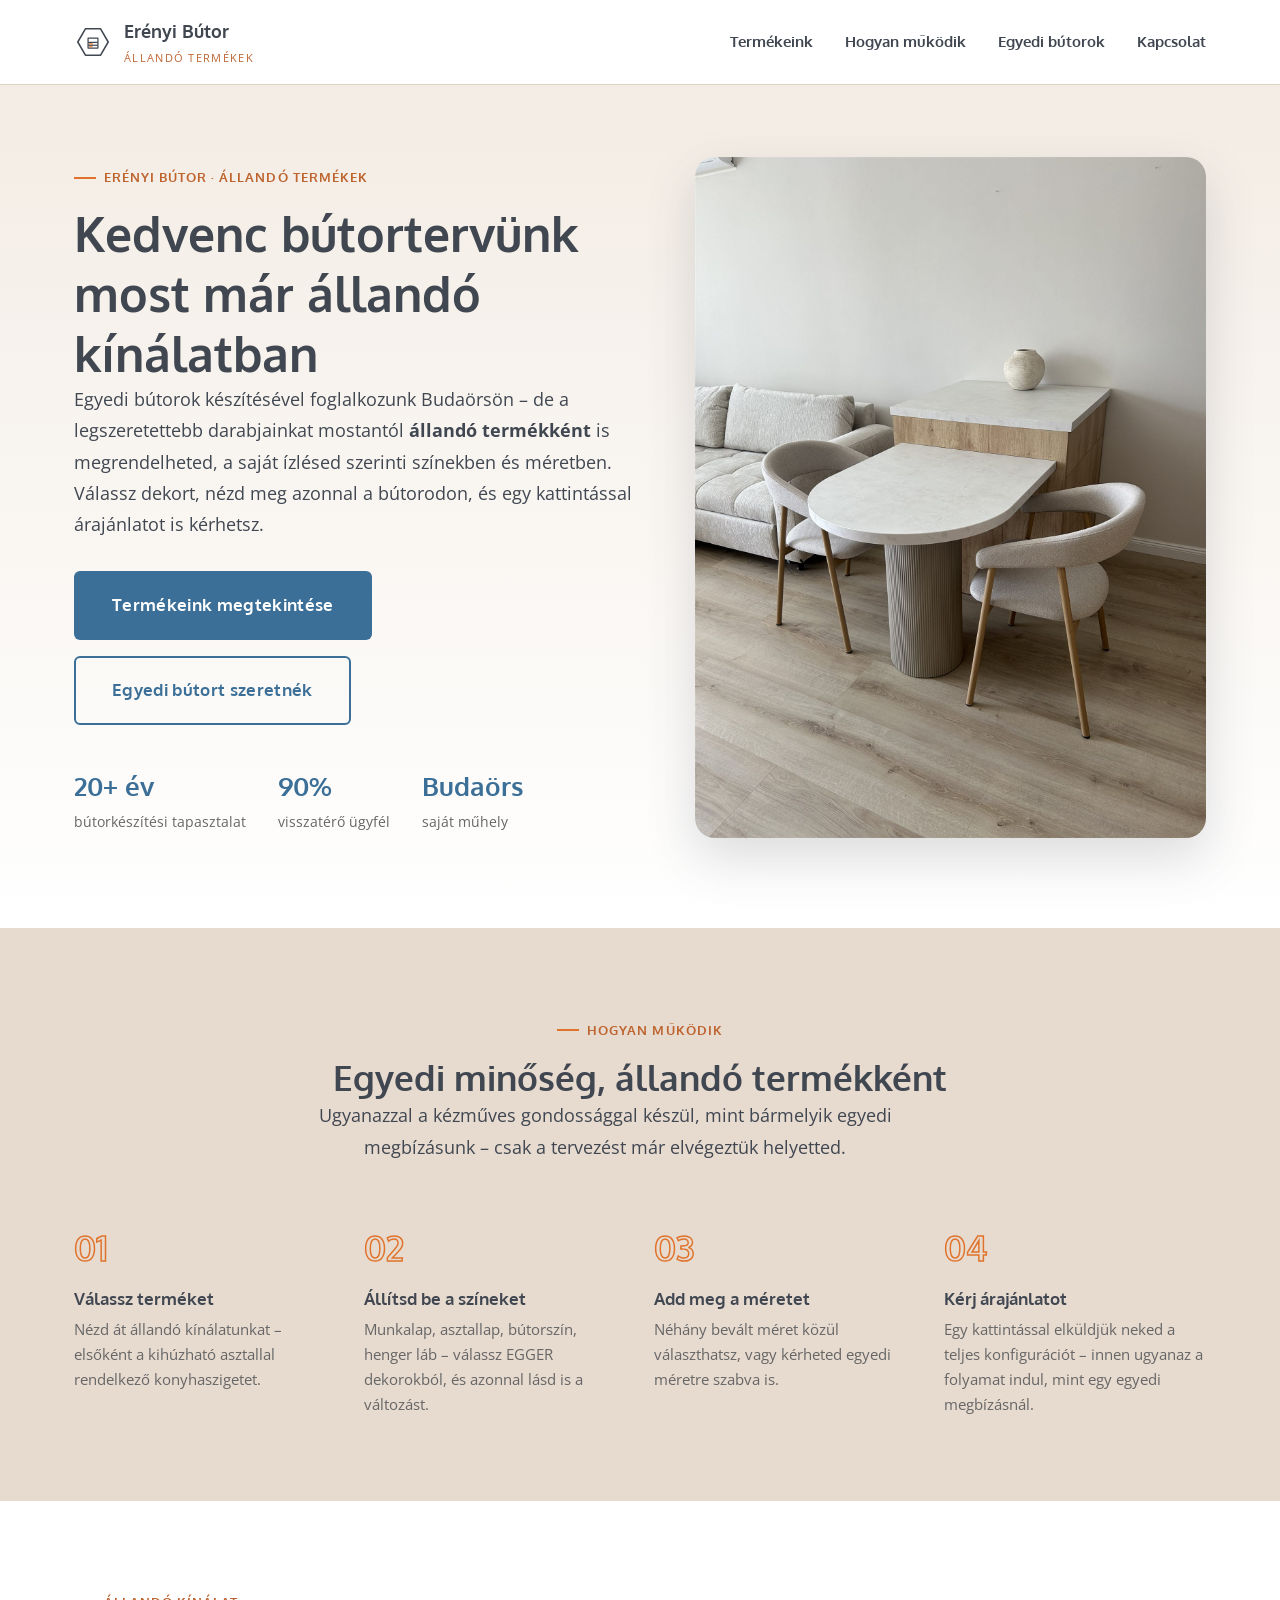
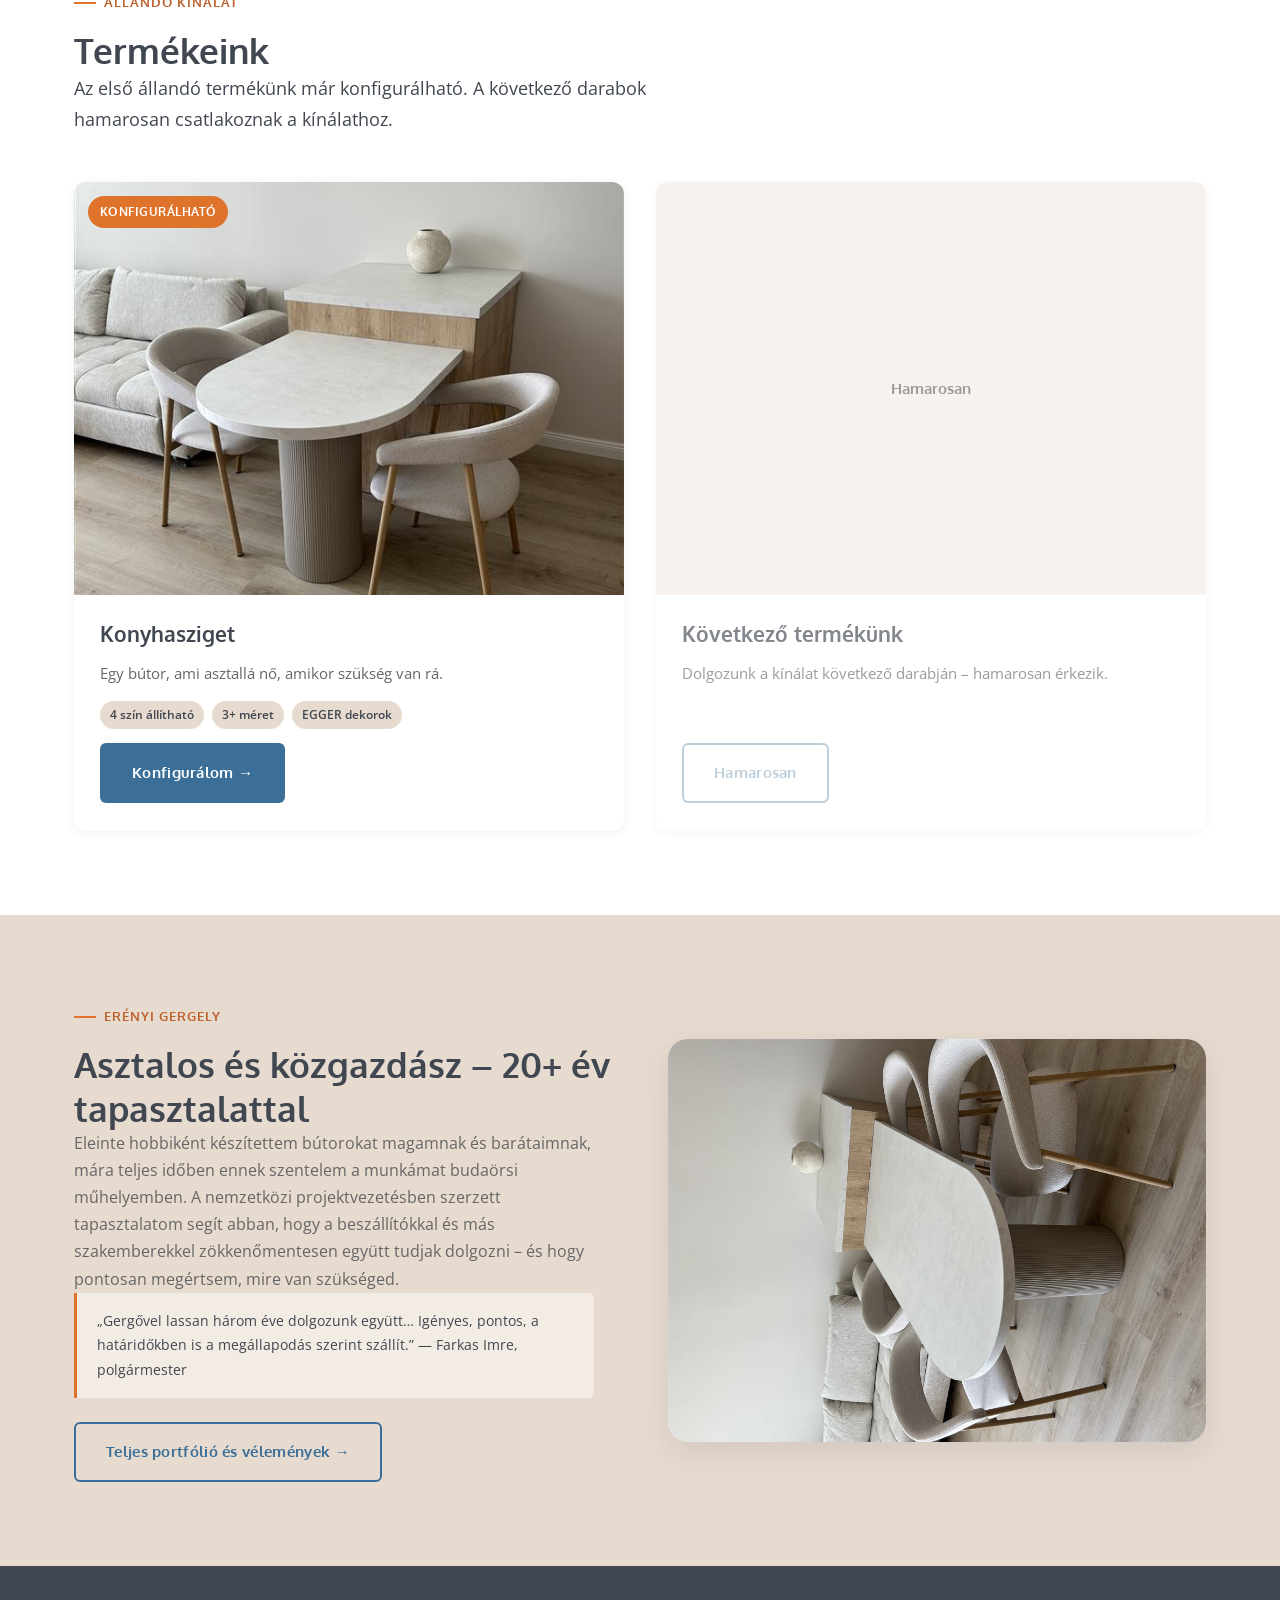
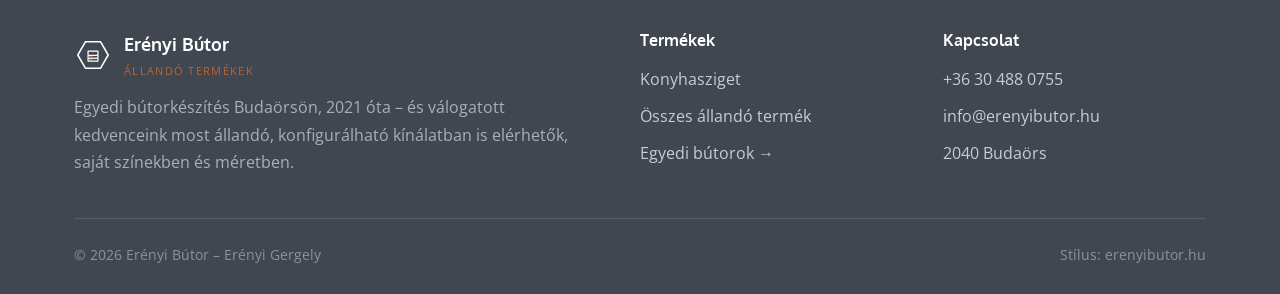
<file: index.html>
<!DOCTYPE html>
<html lang="hu">
<head>
<meta charset="UTF-8">
<meta name="viewport" content="width=device-width, initial-scale=1.0">
<title>Állandó termékek – Erényi Bútor</title>
<meta name="description" content="Erényi Bútor – egyedi bútorkészítés mellett válogatott, állandó termékeink saját színben és méretben rendelhetők. Első termékünk: konyhasziget kihúzható asztallal.">
<link rel="icon" href="data:,">
<link rel="stylesheet" href="assets/css/style.css">
</head>
<body data-base="./">

<div id="site-header"></div>

<main>

  <!-- HERO -->
  <section class="hero">
    <div class="container hero__grid">
      <div>
        <p class="eyebrow">Erényi Bútor · Állandó termékek</p>
        <h1>Kedvenc bútortervünk most már állandó kínálatban</h1>
        <p class="lead">
          Egyedi bútorok készítésével foglalkozunk Budaörsön – de a legszeretettebb darabjainkat
          mostantól <strong>állandó termékként</strong> is megrendelheted, a saját ízlésed szerinti
          színekben és méretben. Válassz dekort, nézd meg azonnal a bútorodon, és egy kattintással
          árajánlatot is kérhetsz.
        </p>
        <div class="hero__actions">
          <a href="#termekek" class="btn btn-primary btn-lg">Termékeink megtekintése</a>
          <a href="https://www.erenyibutor.hu" target="_blank" rel="noopener" class="btn btn-outline btn-lg">Egyedi bútort szeretnék</a>
        </div>
        <div class="stat-row">
          <div><strong>20+ év</strong><span>bútorkészítési tapasztalat</span></div>
          <div><strong>90%</strong><span>visszatérő ügyfél</span></div>
          <div><strong>Budaörs</strong><span>saját műhely</span></div>
        </div>
      </div>
      <div class="hero__art">
        <img src="assets/img/konyhasziget/konyhasziget-2.jpg" alt="Konyhasziget kihúzható asztallal, elkészült munkánk" loading="eager">
      </div>
    </div>
  </section>

  <!-- HOGYAN MŰKÖDIK -->
  <section class="bg-cream" id="hogyan-mukodik">
    <div class="container">
      <div class="section-head center">
        <p class="eyebrow" style="justify-content:center;">Hogyan működik</p>
        <h2>Egyedi minőség, állandó termékként</h2>
        <p class="lead">Ugyanazzal a kézműves gondossággal készül, mint bármelyik egyedi megbízásunk –
        csak a tervezést már elvégeztük helyetted.</p>
      </div>
      <div class="steps">
        <div class="step">
          <span class="step__num">01</span>
          <h3>Válassz terméket</h3>
          <p>Nézd át állandó kínálatunkat – elsőként a kihúzható asztallal rendelkező konyhaszigetet.</p>
        </div>
        <div class="step">
          <span class="step__num">02</span>
          <h3>Állítsd be a színeket</h3>
          <p>Munkalap, asztallap, bútorszín, henger láb – válassz EGGER dekorokból, és azonnal lásd is a változást.</p>
        </div>
        <div class="step">
          <span class="step__num">03</span>
          <h3>Add meg a méretet</h3>
          <p>Néhány bevált méret közül választhatsz, vagy kérheted egyedi méretre szabva is.</p>
        </div>
        <div class="step">
          <span class="step__num">04</span>
          <h3>Kérj árajánlatot</h3>
          <p>Egy kattintással elküldjük neked a teljes konfigurációt – innen ugyanaz a folyamat indul, mint egy egyedi megbízásnál.</p>
        </div>
      </div>
    </div>
  </section>

  <!-- TERMÉKEK -->
  <section id="termekek">
    <div class="container">
      <div class="section-head">
        <p class="eyebrow">Állandó kínálat</p>
        <h2>Termékeink</h2>
        <p class="lead">Az első állandó termékünk már konfigurálható. A következő darabok hamarosan csatlakoznak a kínálathoz.</p>
      </div>
      <div class="product-grid" id="product-grid"></div>
    </div>
  </section>

  <!-- HITELESSÉG / ÁTHIDALÓ SZEKCIÓ -->
  <section class="bg-cream">
    <div class="container two-col">
      <div>
        <p class="eyebrow">Erényi Gergely</p>
        <h2>Asztalos és közgazdász – 20+ év tapasztalattal</h2>
        <p>
          Eleinte hobbiként készítettem bútorokat magamnak és barátaimnak, mára teljes időben ennek
          szentelem a munkámat budaörsi műhelyemben. A nemzetközi projektvezetésben szerzett
          tapasztalatom segít abban, hogy a beszállítókkal és más szakemberekkel zökkenőmentesen
          együtt tudjak dolgozni – és hogy pontosan megértsem, mire van szükséged.
        </p>
        <p class="callout">
          „Gergővel lassan három éve dolgozunk együtt… Igényes, pontos, a határidőkben is a
          megállapodás szerint szállít.” — Farkas Imre, polgármester
        </p>
        <a href="https://www.erenyibutor.hu" target="_blank" rel="noopener" class="btn btn-outline" style="margin-top:24px;">
          Teljes portfólió és vélemények →
        </a>
      </div>
      <div>
        <img src="assets/img/konyhasziget/konyhasziget-1.jpg" alt="Konyhasziget kihúzható asztallal, másik nézetből" style="border-radius:var(--radius-lg); box-shadow:var(--shadow-md);">
      </div>
    </div>
  </section>

</main>

<div id="site-footer"></div>

<script src="assets/js/data/egger-decors.js"></script>
<script src="assets/js/data/products.js"></script>
<script src="assets/js/layout.js"></script>
<script src="assets/js/main.js"></script>
</body>
</html>
</file>
<file: assets/css/style.css>
/* =========================================================
   Erényi Bútor – Termékek (állandó, konfigurálható bútorok)
   Közös design system – stílusban illeszkedik az erenyibutor.hu
   fő oldalhoz (meleg, természetes, minimalista hangulat).
   ========================================================= */

@import url('https://fonts.googleapis.com/css2?family=Open+Sans:wght@400;500;600;700&family=Oxygen:wght@300;400;700&display=swap');

:root {
  /* --- Márkaszínek (az erenyibutor.hu oldalról) --- */
  --color-ink:        #404751;   /* fő szövegszín, sötét palaszürke */
  --color-ink-soft:   #666666;   /* másodlagos szövegszín */
  --color-cream:      #e7dacf;   /* meleg krém háttér */
  --color-cream-light:#f3ece4;
  --color-white:      #ffffff;
  --color-primary:    #3b6f97;   /* logó / fő gomb kék */
  --color-primary-dark:#2f5a7a;
  --color-accent:     #e0732b;   /* terrakotta – kiemelések, jelvények */
  --color-accent-dark:#be642f;
  --color-border:     #ddd2c4;

  --font-heading: 'Oxygen', 'Open Sans', Arial, sans-serif;
  --font-body: 'Open Sans', Arial, sans-serif;

  --container-w: 1180px;
  --radius-sm: 6px;
  --radius-md: 12px;
  --radius-lg: 20px;
  --shadow-sm: 0 2px 10px rgba(64,71,81,0.08);
  --shadow-md: 0 10px 30px rgba(64,71,81,0.12);
  --shadow-lg: 0 20px 50px rgba(64,71,81,0.18);

  --transition: 180ms ease;
}

/* ---------- Reset ---------- */
*, *::before, *::after { box-sizing: border-box; }
html { scroll-behavior: smooth; }
body, h1, h2, h3, h4, p, ul, ol, figure { margin: 0; padding: 0; }
ul, ol { list-style: none; }
img, video { max-width: 100%; display: block; }
a { color: inherit; text-decoration: none; }
button { font: inherit; cursor: pointer; }
input, select, textarea { font: inherit; }

body {
  font-family: var(--font-body);
  color: var(--color-ink-soft);
  background: var(--color-white);
  line-height: 1.7;
  font-size: 16px;
  -webkit-font-smoothing: antialiased;
}

h1, h2, h3, h4 {
  font-family: var(--font-heading);
  color: var(--color-ink);
  line-height: 1.25;
  font-weight: 700;
}

h1 { font-size: clamp(2rem, 4vw, 3rem); }
h2 { font-size: clamp(1.6rem, 3vw, 2.2rem); }
h3 { font-size: 1.3rem; }

p { max-width: 65ch; }

.lead {
  font-size: 1.15rem;
  color: var(--color-ink);
}

.container {
  width: 100%;
  max-width: var(--container-w);
  margin: 0 auto;
  padding: 0 24px;
}

section { padding: 84px 0; }
@media (max-width: 640px) {
  section { padding: 56px 0; }
}

.bg-cream { background: var(--color-cream); }
.bg-white { background: var(--color-white); }

.section-head {
  max-width: 720px;
  margin: 0 0 48px;
}
.section-head.center { margin-inline: auto; text-align: center; }

.eyebrow {
  display: inline-flex;
  align-items: center;
  gap: 8px;
  font-family: var(--font-heading);
  font-weight: 700;
  letter-spacing: .08em;
  text-transform: uppercase;
  font-size: .8rem;
  color: var(--color-accent-dark);
  margin-bottom: 14px;
}
.eyebrow::before {
  content: "";
  width: 22px;
  height: 2px;
  background: var(--color-accent);
  display: inline-block;
}

/* ---------- Gombok ---------- */
.btn {
  display: inline-flex;
  align-items: center;
  justify-content: center;
  gap: 10px;
  font-family: var(--font-heading);
  font-weight: 700;
  font-size: .95rem;
  letter-spacing: .02em;
  padding: 15px 30px;
  border-radius: var(--radius-sm);
  border: 2px solid transparent;
  transition: transform var(--transition), background var(--transition), color var(--transition), box-shadow var(--transition);
  white-space: nowrap;
}
.btn:active { transform: translateY(1px); }

.btn-primary {
  background: var(--color-primary);
  color: var(--color-white);
}
.btn-primary:hover { background: var(--color-primary-dark); box-shadow: var(--shadow-md); }

.btn-accent {
  background: var(--color-accent);
  color: var(--color-white);
}
.btn-accent:hover { background: var(--color-accent-dark); box-shadow: var(--shadow-md); }

.btn-outline {
  background: transparent;
  border-color: var(--color-primary);
  color: var(--color-primary);
}
.btn-outline:hover { background: var(--color-primary); color: var(--color-white); }

.btn-ghost {
  background: rgba(255,255,255,0.15);
  border-color: rgba(255,255,255,0.6);
  color: var(--color-white);
}
.btn-ghost:hover { background: rgba(255,255,255,0.3); }

.btn-block { width: 100%; }
.btn-lg { padding: 18px 36px; font-size: 1.05rem; }
.btn[disabled] { opacity: .5; cursor: not-allowed; }

/* ---------- Fejléc ---------- */
.site-header {
  position: sticky;
  top: 0;
  z-index: 50;
  background: rgba(255,255,255,0.92);
  backdrop-filter: saturate(180%) blur(10px);
  border-bottom: 1px solid var(--color-border);
}
.site-header__bar {
  display: flex;
  align-items: center;
  justify-content: space-between;
  height: 84px;
}
.brand {
  display: flex;
  align-items: center;
  gap: 12px;
  font-family: var(--font-heading);
  font-weight: 700;
  font-size: 1.1rem;
  color: var(--color-ink);
}
.brand__mark { width: 38px; height: 38px; flex-shrink: 0; }
.brand__name small {
  display: block;
  font-family: var(--font-body);
  font-weight: 400;
  font-size: .68rem;
  letter-spacing: .12em;
  text-transform: uppercase;
  color: var(--color-accent-dark);
  margin-top: 2px;
}

.main-nav { display: flex; align-items: center; gap: 32px; }
.main-nav a {
  font-family: var(--font-heading);
  font-weight: 700;
  font-size: .92rem;
  color: var(--color-ink);
  position: relative;
  padding: 4px 0;
}
.main-nav a::after {
  content: "";
  position: absolute; left: 0; right: 100%; bottom: -4px;
  height: 2px; background: var(--color-accent);
  transition: right var(--transition);
}
.main-nav a:hover::after, .main-nav a.is-active::after { right: 0; }
.main-nav .btn { margin-left: 8px; }

.nav-toggle {
  display: none;
  flex-direction: column;
  gap: 5px;
  background: none;
  border: 0;
  padding: 8px;
}
.nav-toggle span { width: 24px; height: 2px; background: var(--color-ink); display:block; }

@media (max-width: 860px) {
  .main-nav {
    position: fixed;
    inset: 84px 0 0 0;
    background: var(--color-white);
    flex-direction: column;
    align-items: flex-start;
    padding: 28px 24px;
    gap: 22px;
    transform: translateY(-8px);
    opacity: 0;
    pointer-events: none;
    transition: opacity var(--transition), transform var(--transition);
  }
  .main-nav.is-open { opacity: 1; transform: translateY(0); pointer-events: auto; }
  .main-nav .btn { margin-left: 0; }
  .nav-toggle { display: flex; }
}

/* ---------- Lábjegyzet ---------- */
.site-footer {
  background: var(--color-ink);
  color: #c9cdd2;
  padding: 64px 0 28px;
}
.site-footer h4 { color: var(--color-white); font-size: 1rem; margin-bottom: 16px; }
.site-footer a { color: #c9cdd2; }
.site-footer a:hover { color: var(--color-white); }
.footer-grid {
  display: grid;
  grid-template-columns: 2fr 1fr 1fr;
  gap: 40px;
  padding-bottom: 40px;
  border-bottom: 1px solid rgba(255,255,255,0.12);
}
.footer-grid p { color: #aab0b7; }
.footer-grid li { margin-bottom: 10px; }
.footer-bottom {
  display: flex;
  justify-content: space-between;
  flex-wrap: wrap;
  gap: 12px;
  padding-top: 24px;
  font-size: .85rem;
  color: #8b929b;
}
@media (max-width: 720px) {
  .footer-grid { grid-template-columns: 1fr; }
}

/* ---------- Hero ---------- */
.hero {
  padding: 72px 0 90px;
  background: linear-gradient(180deg, var(--color-cream-light) 0%, var(--color-white) 100%);
}
.hero__grid {
  display: grid;
  grid-template-columns: 1.05fr .95fr;
  gap: 56px;
  align-items: center;
}
.hero__actions { display: flex; gap: 16px; margin-top: 32px; flex-wrap: wrap; }
.hero__art {
  border-radius: var(--radius-lg);
  overflow: hidden;
  box-shadow: var(--shadow-lg);
}
@media (max-width: 900px) {
  .hero__grid { grid-template-columns: 1fr; }
}

.stat-row { display: flex; gap: 32px; margin-top: 40px; flex-wrap: wrap; }
.stat-row strong { display: block; font-family: var(--font-heading); font-size: 1.6rem; color: var(--color-primary); }
.stat-row span { font-size: .85rem; color: var(--color-ink-soft); }

/* ---------- Termékrács ---------- */
.product-grid {
  display: grid;
  grid-template-columns: repeat(auto-fit, minmax(300px, 1fr));
  gap: 32px;
}
.product-card {
  background: var(--color-white);
  border-radius: var(--radius-md);
  overflow: hidden;
  box-shadow: var(--shadow-sm);
  transition: transform var(--transition), box-shadow var(--transition);
  display: flex;
  flex-direction: column;
}
.product-card:hover { transform: translateY(-4px); box-shadow: var(--shadow-md); }
.product-card__media { aspect-ratio: 4/3; overflow: hidden; background: var(--color-cream-light); position:relative; }
.product-card__media img { width: 100%; height: 100%; object-fit: cover; }
.product-card__badge {
  position: absolute; top: 14px; left: 14px;
  background: var(--color-accent); color: white;
  font-family: var(--font-heading); font-weight: 700;
  font-size: .72rem; letter-spacing: .04em; text-transform: uppercase;
  padding: 6px 12px; border-radius: 999px;
}
.product-card__body { padding: 26px 26px 28px; display: flex; flex-direction: column; gap: 14px; flex: 1; }
.product-card__body p { font-size: .95rem; }
.product-card__tags { display: flex; gap: 8px; flex-wrap: wrap; }
.tag {
  font-size: .75rem;
  font-weight: 600;
  padding: 4px 10px;
  border-radius: 999px;
  background: var(--color-cream);
  color: var(--color-ink);
}
.product-card__foot { margin-top: auto; display: flex; align-items: center; justify-content: space-between; gap: 12px; }

.product-card.is-soon { opacity: .65; }
.product-card.is-soon .product-card__media { display:flex; align-items:center; justify-content:center; }
.product-card.is-soon .btn { pointer-events: none; }

/* ---------- Folyamat lépések ---------- */
.steps {
  display: grid;
  grid-template-columns: repeat(auto-fit, minmax(220px, 1fr));
  gap: 28px;
}
.step { position: relative; padding-top: 8px; }
.step__num {
  font-family: var(--font-heading);
  font-weight: 700;
  font-size: 2.2rem;
  color: var(--color-cream);
  -webkit-text-stroke: 1.5px var(--color-accent);
  margin-bottom: 10px;
  display:block;
}
.step h3 { margin-bottom: 8px; font-size: 1.05rem; }
.step p { font-size: .92rem; }

/* ---------- Galéria / médiarács ---------- */
.media-grid {
  display: grid;
  grid-template-columns: repeat(2, 1fr);
  gap: 20px;
}
.media-tile {
  position: relative;
  border-radius: var(--radius-md);
  overflow: hidden;
  background: var(--color-ink);
  aspect-ratio: 4/3;
  box-shadow: var(--shadow-sm);
}
.media-tile img, .media-tile video { width: 100%; height: 100%; object-fit: cover; }
.media-tile__label {
  position: absolute; left: 12px; bottom: 12px;
  background: rgba(64,71,81,0.75); color: #fff;
  font-size: .78rem; padding: 5px 12px; border-radius: 999px;
}
.media-tile--video::after {
  content: "▶";
  position: absolute; inset: 0;
  display: flex; align-items: center; justify-content: center;
  font-size: 1.8rem; color: #fff;
  background: rgba(64,71,81,0.18);
  pointer-events: none;
}
.media-tile--video.is-playing::after { display: none; }
@media (max-width: 720px) {
  .media-grid { grid-template-columns: 1fr; }
}

/* ---------- Konfigurátor ---------- */
.configurator {
  display: grid;
  grid-template-columns: 1.05fr .95fr;
  gap: 48px;
  align-items: start;
}
@media (max-width: 980px) {
  .configurator { grid-template-columns: 1fr; }
}

.preview-panel {
  position: sticky;
  top: 104px;
  background: var(--color-cream-light);
  border-radius: var(--radius-lg);
  padding: 28px;
  box-shadow: var(--shadow-sm);
}
@media (max-width: 980px) { .preview-panel { position: static; } }

.preview-panel__stage {
  background: var(--color-white);
  border-radius: var(--radius-md);
  padding: 18px;
  box-shadow: inset 0 0 0 1px var(--color-border);
}
.preview-panel__stage svg { width: 100%; height: auto; display: block; }
.preview-panel__stage svg.is-closed #part-extension { display: none; }
.preview-panel__stage svg #shadow-closed { display: none; }
.preview-panel__stage svg.is-closed #shadow-extended { display: none; }
.preview-panel__stage svg.is-closed #shadow-closed { display: block; }

.state-toggle {
  display: inline-flex;
  margin-top: 18px;
  background: var(--color-white);
  border-radius: 999px;
  padding: 4px;
  box-shadow: inset 0 0 0 1px var(--color-border);
}
.state-toggle button {
  border: 0; background: transparent;
  padding: 9px 18px; border-radius: 999px;
  font-family: var(--font-heading); font-weight: 700; font-size: .85rem;
  color: var(--color-ink-soft);
  transition: background var(--transition), color var(--transition);
}
.state-toggle button.is-active { background: var(--color-primary); color: #fff; }

.preview-panel__summary {
  margin-top: 22px;
  display: grid;
  gap: 10px;
}
.summary-row {
  display: flex; align-items: center; justify-content: space-between;
  gap: 12px;
  background: var(--color-white);
  border-radius: var(--radius-sm);
  padding: 10px 14px;
  font-size: .88rem;
}
.summary-row__label { color: var(--color-ink-soft); }
.summary-row__value { display:flex; align-items:center; gap:8px; font-weight: 600; color: var(--color-ink); text-align:right; }
.summary-row__swatch { width: 18px; height: 18px; border-radius: 50%; box-shadow: 0 0 0 1px rgba(0,0,0,.15); flex-shrink:0; background-size: cover; }

.part-block { margin-bottom: 36px; }
.part-block__head { display: flex; align-items: baseline; justify-content: space-between; margin-bottom: 6px; }
.part-block__head h3 { margin: 0; }
.part-block__current { font-size: .9rem; color: var(--color-primary); font-weight: 600; }
.part-block__hint { font-size: .85rem; color: var(--color-ink-soft); margin-bottom: 16px; }

.swatch-grid {
  display: grid;
  grid-template-columns: repeat(auto-fill, minmax(78px, 1fr));
  gap: 14px;
}
.swatch {
  border: 0;
  background: none;
  padding: 0;
  display: flex;
  flex-direction: column;
  align-items: center;
  gap: 8px;
  text-align: center;
}
.swatch__chip {
  width: 100%;
  aspect-ratio: 1;
  border-radius: var(--radius-sm);
  background-size: cover;
  background-position: center;
  box-shadow: 0 0 0 1px rgba(64,71,81,0.15);
  transition: box-shadow var(--transition), transform var(--transition);
  position: relative;
}
.swatch__chip::after {
  content: "";
  position: absolute; inset: -5px;
  border-radius: calc(var(--radius-sm) + 5px);
  border: 2px solid var(--color-accent);
  opacity: 0;
  transition: opacity var(--transition);
}
.swatch:hover .swatch__chip { transform: translateY(-2px); box-shadow: 0 4px 10px rgba(64,71,81,0.25); }
.swatch.is-selected .swatch__chip::after { opacity: 1; }
.swatch.is-selected .swatch__chip { box-shadow: 0 0 0 1px rgba(64,71,81,0.25); }
.swatch__name { font-size: .72rem; line-height: 1.3; color: var(--color-ink-soft); }
.swatch__code { display:block; font-size: .65rem; color: #9aa0a6; }
.swatch.is-selected .swatch__name { color: var(--color-ink); font-weight: 700; }

.size-grid {
  display: grid;
  grid-template-columns: repeat(auto-fill, minmax(140px, 1fr));
  gap: 12px;
}
.size-card {
  border: 1px solid var(--color-border);
  border-radius: var(--radius-sm);
  padding: 14px 16px;
  text-align: left;
  background: var(--color-white);
  transition: border-color var(--transition), background var(--transition);
}
.size-card strong { display:block; font-family: var(--font-heading); color: var(--color-ink); }
.size-card span { font-size: .8rem; color: var(--color-ink-soft); }
.size-card.is-selected { border-color: var(--color-primary); background: #eef4f8; }
.size-card.is-selected strong { color: var(--color-primary); }

/* ---------- Árajánlat doboz ---------- */
.quote-box {
  margin-top: 28px;
  background: var(--color-ink);
  border-radius: var(--radius-md);
  padding: 28px;
  color: #fff;
}
.quote-box h3 { color: #fff; }
.quote-box p { color: #c9cdd2; font-size: .9rem; }
.quote-form {
  display: grid;
  grid-template-columns: 1fr 1fr;
  gap: 12px;
  margin: 18px 0 8px;
}
.quote-form .field-full { grid-column: 1 / -1; }
.quote-form label {
  display:block; font-size: .78rem; color: #c9cdd2; margin-bottom: 6px;
}
.quote-form input, .quote-form textarea {
  width: 100%;
  border-radius: var(--radius-sm);
  border: 1px solid rgba(255,255,255,0.18);
  background: rgba(255,255,255,0.08);
  color: #fff;
  padding: 11px 13px;
  font-size: .92rem;
}
.quote-form input::placeholder, .quote-form textarea::placeholder { color: #8b929b; }
.quote-form input:focus, .quote-form textarea:focus { outline: 2px solid var(--color-accent); }
@media (max-width: 540px) {
  .quote-form { grid-template-columns: 1fr; }
}

.quote-actions { display: flex; gap: 12px; flex-wrap: wrap; margin-top: 16px; }
.copy-summary {
  margin-top: 16px;
  background: rgba(255,255,255,0.06);
  border-radius: var(--radius-sm);
  padding: 14px;
  font-size: .82rem;
  color: #c9cdd2;
  white-space: pre-line;
  border: 1px dashed rgba(255,255,255,0.25);
}
.quote-note { font-size: .78rem; color: #8b929b; margin-top: 14px; }
.toast {
  position: fixed; bottom: 24px; left: 50%; transform: translate(-50%, 12px);
  background: var(--color-ink); color: #fff;
  padding: 12px 22px; border-radius: 999px;
  font-size: .88rem; box-shadow: var(--shadow-md);
  opacity: 0; pointer-events: none;
  transition: opacity var(--transition), transform var(--transition);
  z-index: 200;
}
.toast.is-visible { opacity: 1; transform: translate(-50%, 0); }

/* ---------- Egyéb ---------- */
.breadcrumb { font-size: .85rem; color: var(--color-ink-soft); margin-bottom: 18px; }
.breadcrumb a { color: var(--color-primary); }
.breadcrumb a:hover { text-decoration: underline; }

.callout {
  border-left: 3px solid var(--color-accent);
  background: var(--color-cream-light);
  padding: 16px 20px;
  border-radius: 0 var(--radius-sm) var(--radius-sm) 0;
  font-size: .9rem;
  color: var(--color-ink);
}

.two-col {
  display: grid;
  grid-template-columns: 1fr 1fr;
  gap: 56px;
  align-items: center;
}
@media (max-width: 860px) {
  .two-col { grid-template-columns: 1fr; gap: 32px; }
}

.badge-soon {
  font-family: var(--font-heading); font-weight:700; font-size:.95rem;
  color: var(--color-ink-soft);
}
</file>
